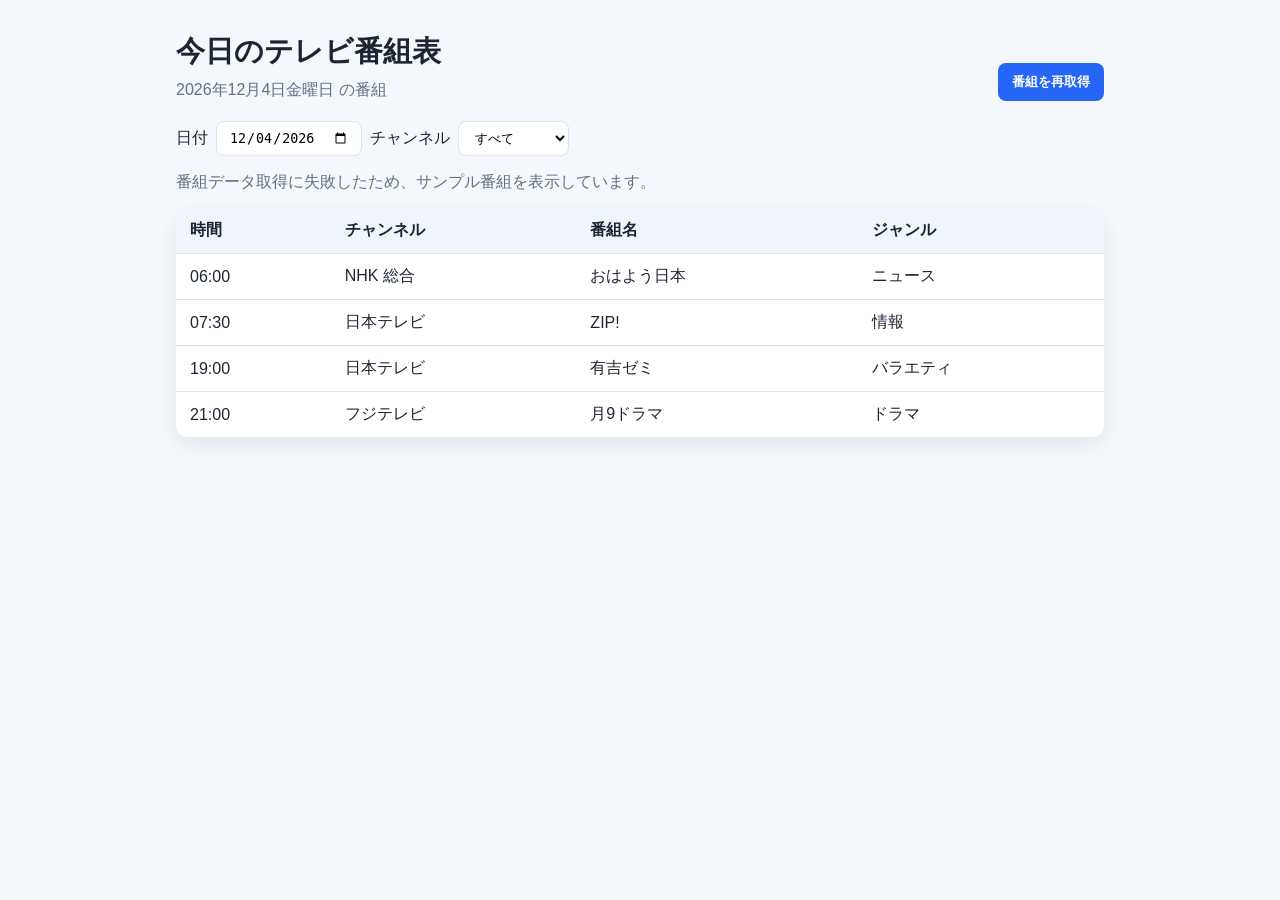
<file: index.html>
<!doctype html>
<html lang="ja">
  <head>
    <meta charset="UTF-8" />
    <meta name="viewport" content="width=device-width, initial-scale=1.0" />
    <title>今日のテレビ番組表</title>
    <link rel="stylesheet" href="styles.css" />
  </head>
  <body>
    <main class="container">
      <header class="header">
        <div>
          <h1>今日のテレビ番組表</h1>
          <p id="today-label" class="subtitle"></p>
        </div>
        <button id="refresh-button" class="refresh-button" type="button">番組を再取得</button>
      </header>

      <section class="filters" aria-label="番組フィルター">
        <label for="date-filter">日付</label>
        <input id="date-filter" type="date" />

        <label for="channel-filter">チャンネル</label>
        <select id="channel-filter">
          <option value="all">すべて</option>
        </select>
      </section>

      <p id="status-message" class="status-message" role="status" aria-live="polite"></p>

      <section>
        <table class="program-table" aria-label="テレビ番組表">
          <thead>
            <tr>
              <th scope="col">時間</th>
              <th scope="col">チャンネル</th>
              <th scope="col">番組名</th>
              <th scope="col">ジャンル</th>
            </tr>
          </thead>
          <tbody id="program-body"></tbody>
        </table>
        <p id="empty-message" class="empty-message" hidden>条件に一致する番組がありません。</p>
      </section>
    </main>

    <script src="app.js"></script>
  </body>
</html>
</file>
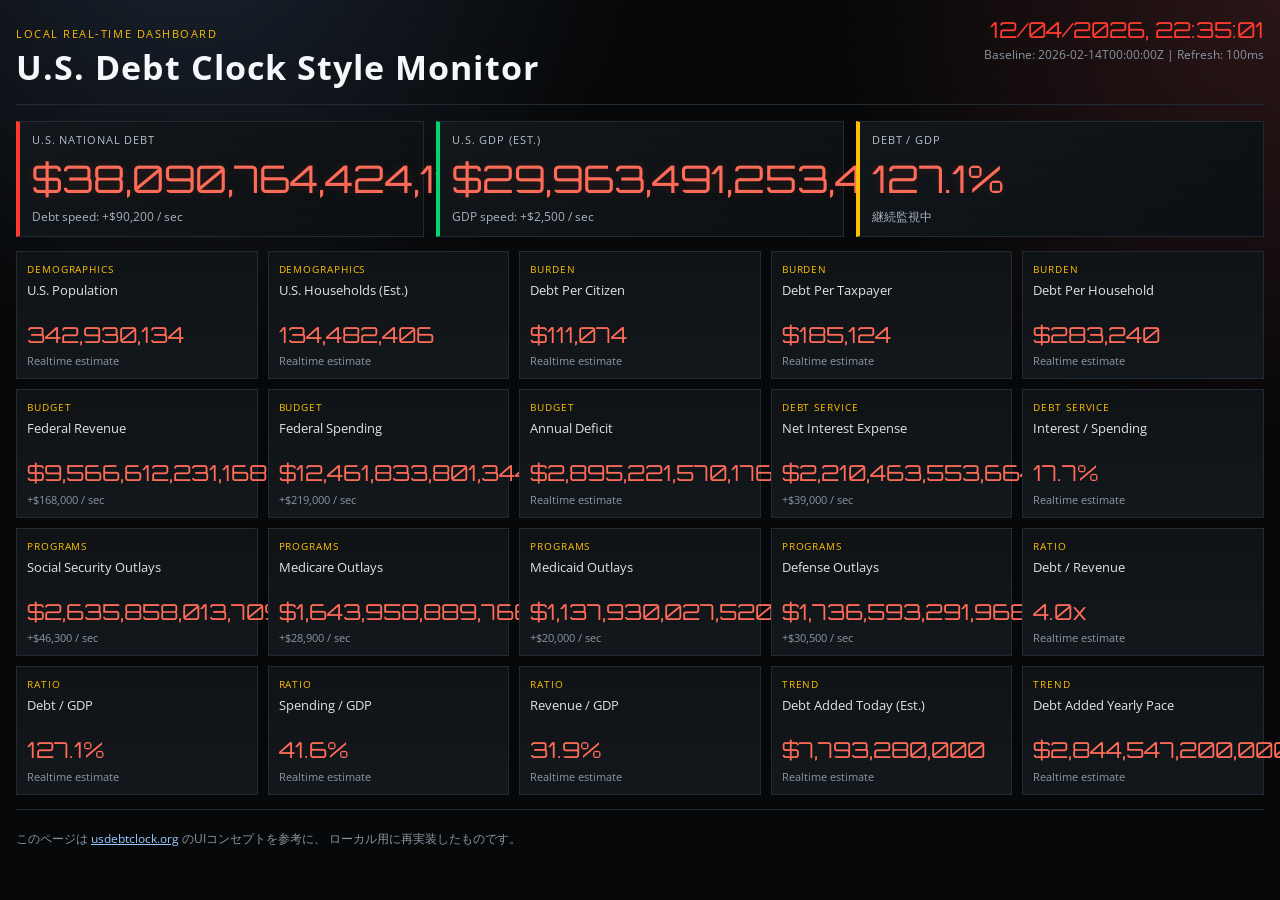
<file: us-debt-clock-local/index.html>
<!doctype html>
<html lang="ja">
  <head>
    <meta charset="UTF-8" />
    <meta name="viewport" content="width=device-width, initial-scale=1.0" />
    <title>Debt Clock Local</title>
    <link rel="preconnect" href="https://fonts.googleapis.com" />
    <link rel="preconnect" href="https://fonts.gstatic.com" crossorigin />
    <link href="https://fonts.googleapis.com/css2?family=Orbitron:wght@500;700;900&family=Open+Sans:wght@400;600;700&display=swap" rel="stylesheet" />
    <link rel="stylesheet" href="./styles.css" />
  </head>
  <body>
    <div class="screen-glow"></div>
    <main class="clock-wrap">
      <header class="topbar">
        <div>
          <p class="kicker">LOCAL REAL-TIME DASHBOARD</p>
          <h1>U.S. Debt Clock Style Monitor</h1>
        </div>
        <div class="topbar-right">
          <p id="nowTime" class="time"></p>
          <p id="lastUpdate" class="muted"></p>
        </div>
      </header>

      <section class="headline-grid">
        <article class="headline-card danger">
          <p class="label">U.S. NATIONAL DEBT</p>
          <p id="debtMain" class="big-number">-</p>
          <p id="debtPerSecond" class="delta">-</p>
        </article>
        <article class="headline-card success">
          <p class="label">U.S. GDP (EST.)</p>
          <p id="gdpMain" class="big-number">-</p>
          <p id="gdpPerSecond" class="delta">-</p>
        </article>
        <article class="headline-card warning">
          <p class="label">DEBT / GDP</p>
          <p id="debtToGdp" class="big-number">-</p>
          <p class="delta">継続監視中</p>
        </article>
      </section>

      <section class="board" id="board"></section>

      <footer class="footnote">
        <p>
          このページは <a href="https://www.usdebtclock.org" target="_blank" rel="noreferrer">usdebtclock.org</a> のUIコンセプトを参考に、
          ローカル用に再実装したものです。
        </p>
      </footer>
    </main>

    <template id="metricTemplate">
      <article class="metric-card">
        <p class="category"></p>
        <p class="name"></p>
        <p class="value">-</p>
        <p class="sub"></p>
      </article>
    </template>

    <script src="./app.js"></script>
  </body>
</html>
</file>
<file: styles.css>
:root {
  color-scheme: light;
  --background: #f4f7fb;
  --surface: #ffffff;
  --text: #1d2533;
  --muted: #637086;
  --primary: #2666f6;
  --primary-hover: #1a52ce;
  --line: #dbe3ef;
}

* {
  box-sizing: border-box;
}

body {
  margin: 0;
  font-family: "Noto Sans JP", "Hiragino Kaku Gothic ProN", "Yu Gothic", sans-serif;
  color: var(--text);
  background: var(--background);
}

.container {
  max-width: 960px;
  margin: 32px auto;
  padding: 0 16px 40px;
}

.header {
  display: flex;
  justify-content: space-between;
  align-items: flex-end;
  gap: 16px;
  margin-bottom: 20px;
}

h1 {
  margin: 0;
  font-size: 1.8rem;
}

.subtitle {
  margin: 8px 0 0;
  color: var(--muted);
}

.refresh-button {
  border: none;
  border-radius: 8px;
  background: var(--primary);
  color: #fff;
  padding: 10px 14px;
  cursor: pointer;
  font-weight: 600;
}

.refresh-button:hover {
  background: var(--primary-hover);
}

.filters {
  display: flex;
  align-items: center;
  gap: 8px;
  margin-bottom: 16px;
  flex-wrap: wrap;
}

input,
select {
  border: 1px solid var(--line);
  border-radius: 8px;
  padding: 8px 12px;
  background: #fff;
}

.status-message {
  color: var(--muted);
  margin: 0 0 12px;
  min-height: 1.5em;
}

.program-table {
  width: 100%;
  border-collapse: collapse;
  background: var(--surface);
  border-radius: 12px;
  overflow: hidden;
  box-shadow: 0 8px 24px rgba(19, 39, 78, 0.08);
}

.program-table th,
.program-table td {
  text-align: left;
  padding: 12px 14px;
  border-bottom: 1px solid var(--line);
}

.program-table thead {
  background: #f0f4fb;
}

.program-table tbody tr:last-child td {
  border-bottom: none;
}

.empty-message {
  margin-top: 14px;
  color: var(--muted);
}

@media (max-width: 640px) {
  .header {
    flex-direction: column;
    align-items: flex-start;
  }

  .program-table th,
  .program-table td {
    padding: 10px;
    font-size: 0.92rem;
  }
}
</file>
<file: us-debt-clock-local/styles.css>
:root {
  --bg: #060708;
  --panel: #0f1215;
  --panel-2: #12171b;
  --text: #f5f7fa;
  --muted: #8a96a3;
  --danger: #ff3b30;
  --success: #00d56f;
  --warning: #ffbf00;
  --line: #212932;
  --num: #ff6b57;
}

* {
  box-sizing: border-box;
}

body {
  margin: 0;
  font-family: "Open Sans", sans-serif;
  color: var(--text);
  background:
    radial-gradient(circle at 15% -10%, #19222e 0%, transparent 30%),
    radial-gradient(circle at 100% 0%, #2a1416 0%, transparent 28%),
    var(--bg);
  min-height: 100vh;
}

.screen-glow {
  position: fixed;
  inset: 0;
  pointer-events: none;
  background: repeating-linear-gradient(
    to bottom,
    rgba(255, 255, 255, 0.012),
    rgba(255, 255, 255, 0.012) 1px,
    transparent 1px,
    transparent 3px
  );
}

.clock-wrap {
  max-width: 1700px;
  margin: 0 auto;
  padding: 16px;
}

.topbar {
  display: flex;
  justify-content: space-between;
  gap: 24px;
  align-items: baseline;
  border-bottom: 1px solid var(--line);
  padding-bottom: 14px;
}

.kicker {
  margin: 0;
  font-size: 11px;
  letter-spacing: 0.14em;
  color: var(--warning);
}

h1 {
  margin: 3px 0 0;
  font-size: clamp(20px, 3vw, 34px);
  letter-spacing: 0.03em;
}

.topbar-right {
  text-align: right;
}

.time {
  margin: 0;
  font-family: "Orbitron", sans-serif;
  font-size: 22px;
  color: var(--danger);
}

.muted {
  margin: 3px 0 0;
  color: var(--muted);
  font-size: 12px;
}

.headline-grid {
  margin-top: 16px;
  display: grid;
  gap: 12px;
  grid-template-columns: repeat(3, minmax(0, 1fr));
}

.headline-card {
  background: linear-gradient(145deg, #11161a, #0b0f12);
  border: 1px solid var(--line);
  border-left-width: 4px;
  padding: 10px 12px;
}

.headline-card.danger {
  border-left-color: var(--danger);
}

.headline-card.success {
  border-left-color: var(--success);
}

.headline-card.warning {
  border-left-color: var(--warning);
}

.label {
  margin: 0;
  font-size: 11px;
  letter-spacing: 0.08em;
  color: #b7c0c9;
}

.big-number {
  margin: 8px 0 0;
  font-family: "Orbitron", sans-serif;
  font-size: clamp(22px, 3vw, 38px);
  color: var(--num);
  text-shadow: 0 0 10px rgba(255, 70, 50, 0.18);
}

.delta {
  margin: 6px 0 0;
  color: #a6b2be;
  font-size: 12px;
}

.board {
  margin-top: 14px;
  display: grid;
  gap: 10px;
  grid-template-columns: repeat(5, minmax(0, 1fr));
}

.metric-card {
  background: linear-gradient(180deg, var(--panel), var(--panel-2));
  border: 1px solid var(--line);
  padding: 10px;
  min-height: 118px;
}

.category {
  margin: 0;
  font-size: 10px;
  color: var(--warning);
  letter-spacing: 0.09em;
}

.name {
  margin: 5px 0 0;
  font-size: 13px;
  color: #dce3ea;
  min-height: 34px;
}

.value {
  margin: 7px 0 0;
  font-family: "Orbitron", sans-serif;
  font-size: 22px;
  color: var(--num);
  line-height: 1.2;
}

.sub {
  margin: 5px 0 0;
  font-size: 11px;
  color: var(--muted);
}

.footnote {
  margin-top: 14px;
  border-top: 1px solid var(--line);
  padding-top: 8px;
  color: var(--muted);
  font-size: 12px;
}

a {
  color: #96c7ff;
}

@media (max-width: 1200px) {
  .board {
    grid-template-columns: repeat(3, minmax(0, 1fr));
  }

  .headline-grid {
    grid-template-columns: 1fr;
  }
}

@media (max-width: 800px) {
  .topbar {
    flex-direction: column;
    align-items: flex-start;
  }

  .topbar-right {
    text-align: left;
  }

  .board {
    grid-template-columns: repeat(2, minmax(0, 1fr));
  }

  .metric-card {
    min-height: 128px;
  }
}
</file>
